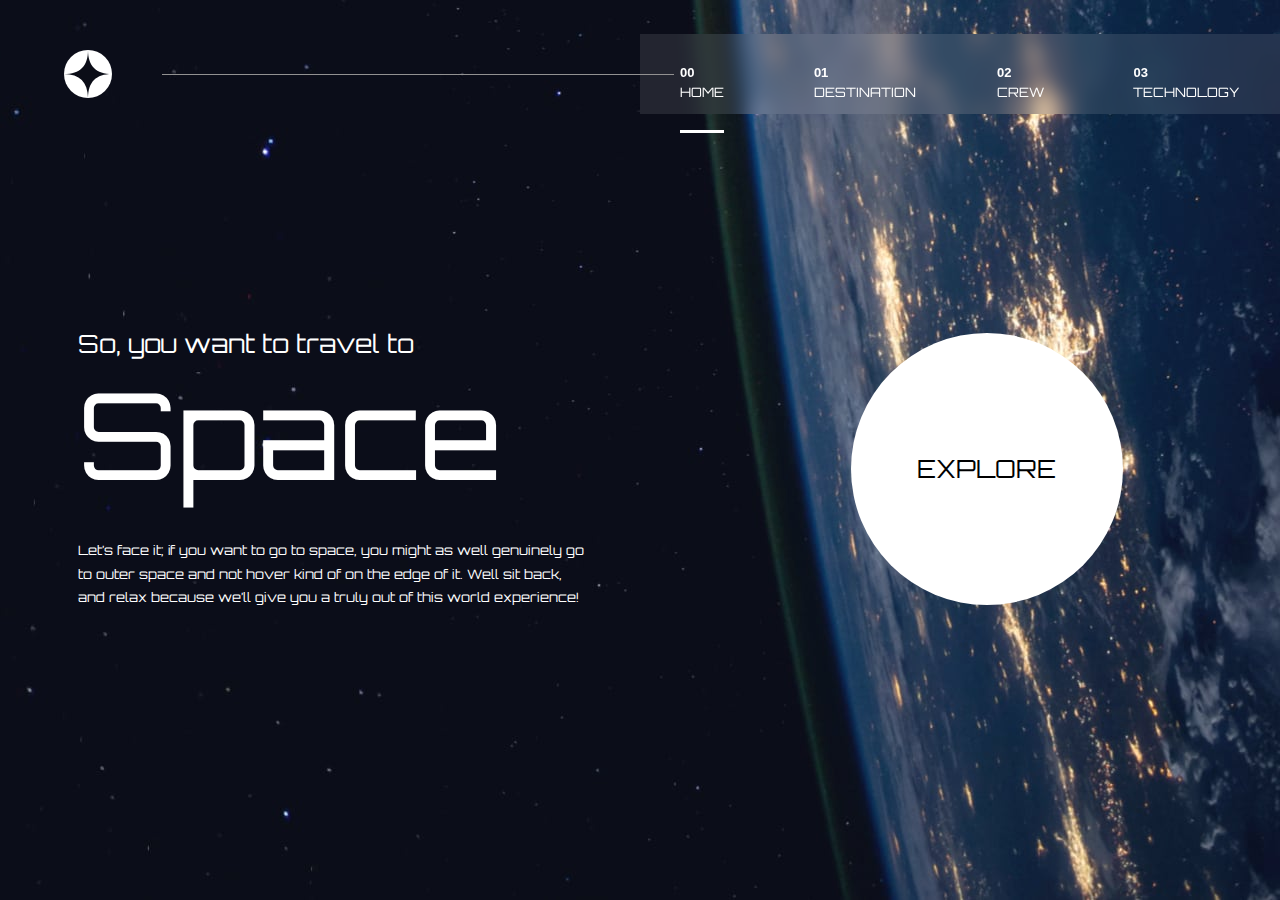
<file: index.html>
<!DOCTYPE html>
<html lang="en">
  <head>
    <meta charset="UTF-8" />
    <meta name="viewport" content="width=device-width, initial-scale=1.0" />

    <link
      rel="icon"
      type="image/png"
      sizes="32x32"
      href="./assets/favicon-32x32.png"
    />

    <link rel="preconnect" href="https://fonts.googleapis.com" />
    <link rel="preconnect" href="https://fonts.gstatic.com" crossorigin />
    <link
      href="https://fonts.googleapis.com/css2?family=Michroma&family=Orbitron:wght@400..900&display=swap"
      rel="stylesheet"
    />

    <title>Frontend Mentor | Space tourism website</title>
    <link rel="stylesheet" href="style.css" />
  </head>
  <body>
    <div class="container">
      <div class="nav-bar">
        <div class="nav-logo">
          <svg xmlns="http://www.w3.org/2000/svg" width="48" height="48">
            <g fill="none" fill-rule="evenodd">
              <circle cx="24" cy="24" r="24" fill="#FFF" />
              <path
                fill="#0B0D17"
                d="M24 0c0 16-8 24-24 24 15.718.114 23.718 8.114 24 24 0-16 8-24 24-24-16 0-24-8-24-24z"
              />
            </g>
          </svg>
          <div class="hr"></div>
        </div>
        <div class="nav-links">
          <ul>
            <li>
              <a href="#" class="active"><spam>00</spam> HOME</a>
            </li>
            <li>
              <a href="./Destination.html"><spam>01</spam> DESTINATION</a>
            </li>
            <li>
              <a href="./Crew.html"><spam>02</spam> CREW</a>
            </li>
            <li>
              <a href="./Technology.html"><spam>03</spam> TECHNOLOGY</a>
            </li>
          </ul>
        </div>
      </div>
      <div class="body">
        <div class="text-area">
          <p class="p1">So, you want to travel to <br /><spam>Space</spam></p>
          <p class="p2">
            Let’s face it; if you want to go to space, you might as well
            genuinely go <br />to outer space and not hover kind of on the edge
            of it. Well sit back, <br />and relax because we’ll give you a truly
            out of this world experience!
          </p>
        </div>
        <a href="./Destination.html">
          <div class="circle"><p>EXPLORE</p></div>
        </a>
      </div>
    </div>
  </body>
</html>
</file>
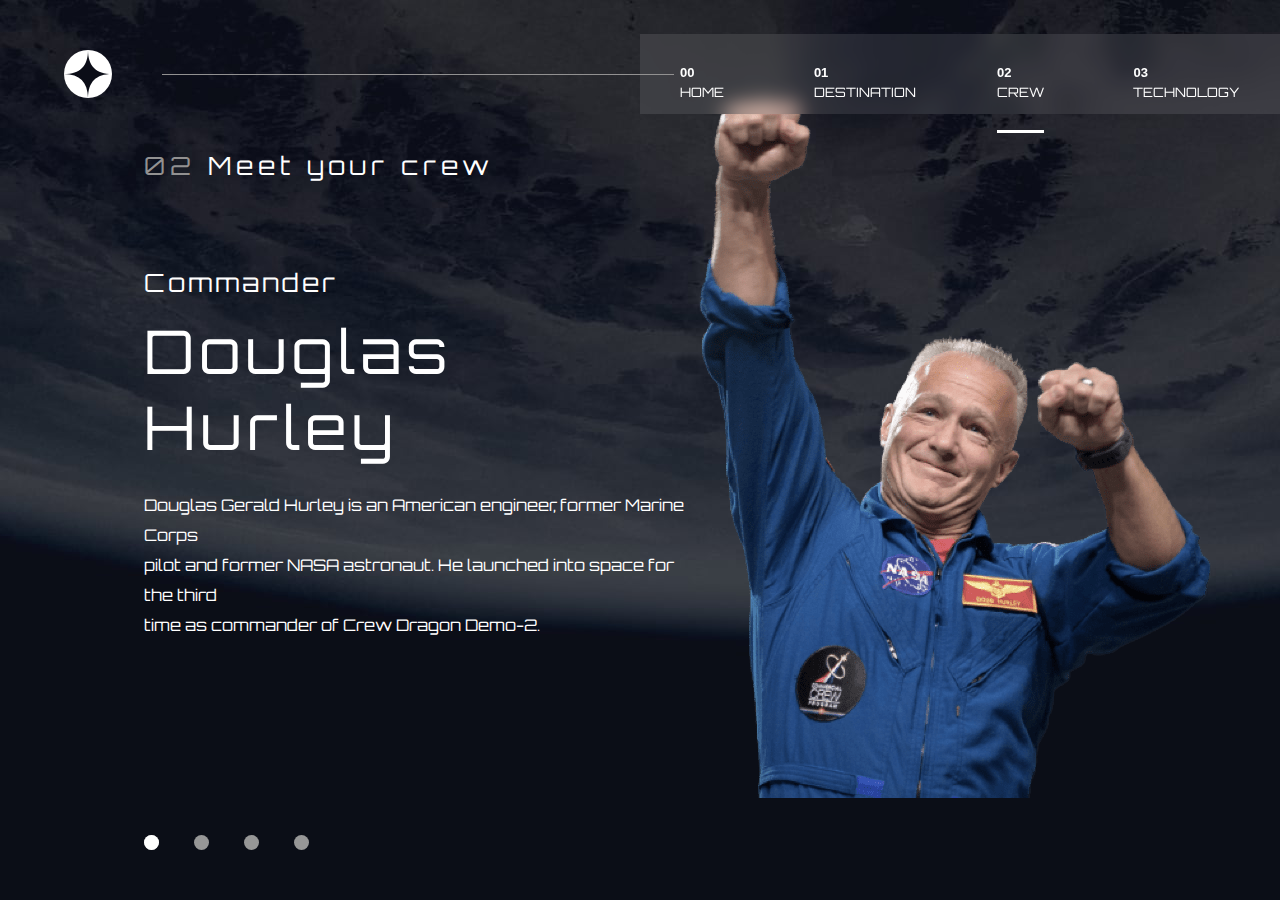
<file: Crew.html>
<!DOCTYPE html>
<html lang="en">
  <head>
    <meta charset="UTF-8" />
    <meta name="viewport" content="width=device-width, initial-scale=1.0" />

    <link
      rel="icon"
      type="image/png"
      sizes="32x32"
      href="./assets/favicon-32x32.png"
    />

    <link rel="preconnect" href="https://fonts.googleapis.com" />
    <link rel="preconnect" href="https://fonts.gstatic.com" crossorigin />
    <link
      href="https://fonts.googleapis.com/css2?family=Michroma&family=Orbitron:wght@400..900&display=swap"
      rel="stylesheet"
    />

    <title>Frontend Mentor | Space tourism website</title>
    <link rel="stylesheet" href="Crew.css" />
  </head>
  <body>
    <div class="container">
      <div class="nav-bar">
        <div class="nav-logo">
          <svg xmlns="http://www.w3.org/2000/svg" width="48" height="48">
            <g fill="none" fill-rule="evenodd">
              <circle cx="24" cy="24" r="24" fill="#FFF" />
              <path
                fill="#0B0D17"
                d="M24 0c0 16-8 24-24 24 15.718.114 23.718 8.114 24 24 0-16 8-24 24-24-16 0-24-8-24-24z"
              />
            </g>
          </svg>
          <div class="hr"></div>
        </div>
        <div class="nav-links">
          <ul>
            <li>
              <a href="./index.html"><spam>00</spam> HOME</a>
            </li>
            <li>
              <a href="./Destination.html"><spam>01</spam> DESTINATION</a>
            </li>
            <li>
              <a href="#" class="active"><spam>02</spam> CREW</a>
            </li>
            <li>
              <a href="./Technology.html"><spam>03</spam> TECHNOLOGY</a>
            </li>
          </ul>
        </div>
      </div>

      <div class="body">
        <div class="left-container">
          <h1><spam class="h1-number">02</spam> Meet your crew</h1>

          <div class="dot-contents active-content" id="douglas">
            <p class="role">Commander</p>
            <p class="name">Douglas Hurley</p>
            <p class="detail">
              Douglas Gerald Hurley is an American engineer, former Marine
              Corps<br />
              pilot and former NASA astronaut. He launched into space for the
              third<br />
              time as commander of Crew Dragon Demo-2.
            </p>
          </div>
          <div class="dot-contents" id="mark">
            <p class="role">Mission Specialist</p>
            <p class="name">Mark Shuttleworth</p>
            <p class="detail">
              Mark Richard Shuttleworth is the founder and CEO of Canonical, the
              <br />
              company behind the Linux-based Ubuntu operating system. <br />
              Shuttleworth became the first South African to travel to space as
              a <br />
              space tourist.
            </p>
          </div>
          <div class="dot-contents" id="victor">
            <p class="role">Pilot</p>
            <p class="name">Victor Glover</p>
            <p class="detail">
              Pilot on the first operational flight of the SpaceX Crew Dragon to
              the <br />
              International Space Station. Glover is a commander in the U.S.
              Navy <br />
              where he pilots an F/A-18.He was a crew member of Expedition 64,
              <br />
              and served as a station systems flight engineer.
            </p>
          </div>
          <div class="dot-contents" id="anousheh">
            <p class="role">Flight Engineer</p>
            <p class="name">Anousheh Ansari</p>
            <p class="detail">
              Anousheh Ansari is an Iranian American engineer and co-founder of
              <br />
              Prodea Systems. Ansari was the fourth self-funded space tourist,
              the <br />
              first self-funded woman to fly to the ISS, and the first Iranian
              in space.
            </p>
          </div>
          <div class="dots">
            <div
              class="dot-links active-dot"
              onclick="opentab('douglas'); openimg('douglas-img')"
            ></div>
            <div
              class="dot-links"
              onclick="opentab('mark'); openimg('mark-img')"
            ></div>
            <div
              class="dot-links"
              onclick="opentab('victor'); openimg('victor-img')"
            ></div>
            <div
              class="dot-links"
              onclick="opentab('anousheh'); openimg('anousheh-img')"
            ></div>
          </div>
        </div>
        <div class="right-container">
          <img
            src="assets/crew/image-douglas-hurley.png"
            alt="Commander"
            class="img-contents active-img douglas-img"
            id="douglas-img"
          />
          <img
            src="assets/crew/image-mark-shuttleworth.png"
            alt="Mission Specialist"
            class="img-contents mark-img"
            id="mark-img"
          />
          <img
            src="assets/crew/image-victor-glover.png"
            alt="Pilot"
            class="img-contents victor-img"
            id="victor-img"
          />
          <img
            src="assets/crew/image-anousheh-ansari.png"
            alt="Flight Engineer"
            class="img-contents anousheh-img"
            id="anousheh-img"
          />
        </div>
      </div>
    </div>
    <script src="Crew.js"></script>
  </body>
</html>
</file>
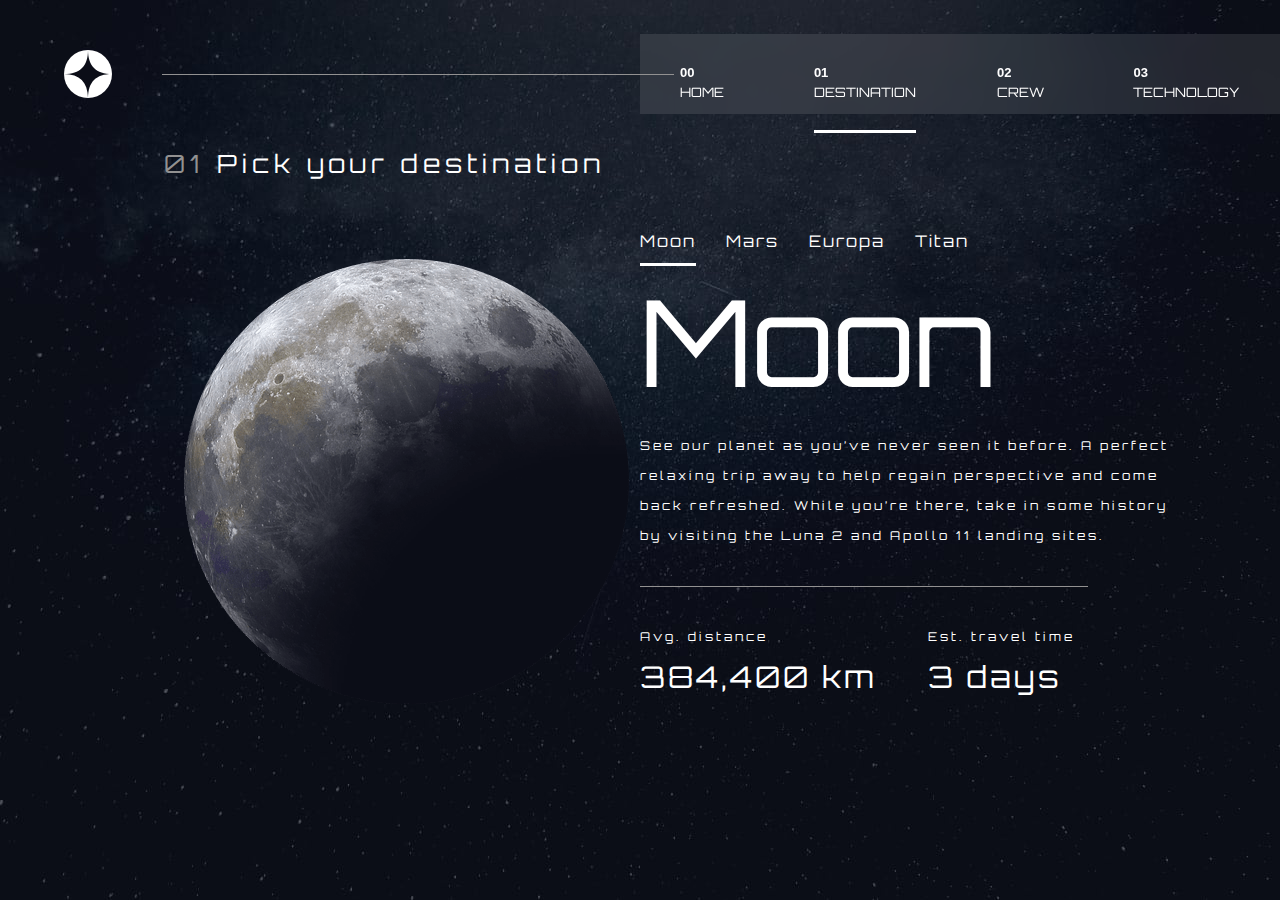
<file: Destination.html>
<!DOCTYPE html>
<html lang="en">
  <head>
    <meta charset="UTF-8" />
    <meta name="viewport" content="width=device-width, initial-scale=1.0" />

    <link
      rel="icon"
      type="image/png"
      sizes="32x32"
      href="./assets/favicon-32x32.png"
    />

    <link rel="preconnect" href="https://fonts.googleapis.com" />
    <link rel="preconnect" href="https://fonts.gstatic.com" crossorigin />
    <link
      href="https://fonts.googleapis.com/css2?family=Michroma&family=Orbitron:wght@400..900&display=swap"
      rel="stylesheet"
    />

    <title>Frontend Mentor | Space tourism website</title>
    <link rel="stylesheet" href="Destination.css" />
  </head>
  <body>
    <div class="container">
      <div class="nav-bar">
        <div class="nav-logo">
          <svg xmlns="http://www.w3.org/2000/svg" width="48" height="48">
            <g fill="none" fill-rule="evenodd">
              <circle cx="24" cy="24" r="24" fill="#FFF" />
              <path
                fill="#0B0D17"
                d="M24 0c0 16-8 24-24 24 15.718.114 23.718 8.114 24 24 0-16 8-24 24-24-16 0-24-8-24-24z"
              />
            </g>
          </svg>
          <div class="hr"></div>
        </div>
        <div class="nav-links">
          <ul>
            <li>
              <a href="./index.html"><spam>00</spam> HOME</a>
            </li>
            <li>
              <a href="#" class="active"><spam>01</spam> DESTINATION</a>
            </li>
            <li>
              <a href="./Crew.html"><spam>02</spam> CREW</a>
            </li>
            <li>
              <a href="./Technology.html"><spam>03</spam> TECHNOLOGY</a>
            </li>
          </ul>
        </div>
      </div>

      <div class="body">
        <div class="left-container">
          <h1><spam class="h1-number">01</spam> Pick your destination</h1>
          <img
            src="assets/destination/image-moon.png"
            alt="Moon"
            class="tab-imgs active-img"
            id="moon-img"
          />
          <img
            src="assets/destination/image-mars.png"
            alt="Mars"
            class="tab-imgs"
            id="mars-img"
          />
          <img
            src="assets/destination/image-europa.png"
            alt="Europa"
            class="tab-imgs"
            id="europa-img"
          />
          <img
            src="assets/destination/image-titan.png"
            alt="Titan"
            class="tab-imgs"
            id="titan-img"
          />
        </div>
        <div class="right-container">
          <div class="tab-titles">
            <p
              class="tab-links active-link"
              onclick="opentab('moon'); openimg('moon-img')"
            >
              Moon
            </p>
            <p class="tab-links" onclick="opentab('mars'); openimg('mars-img')">
              Mars
            </p>
            <p
              class="tab-links"
              onclick="opentab('europa'); openimg('europa-img')"
            >
              Europa
            </p>
            <p
              class="tab-links"
              onclick="opentab('titan'); openimg('titan-img')"
            >
              Titan
            </p>
          </div>
          <div class="tab-contents active-tab" id="moon">
            <h2>Moon</h2>
            <p>
              See our planet as you’ve never seen it before. A perfect <br />
              relaxing trip away to help regain perspective and come <br />
              back refreshed. While you’re there, take in some history <br />
              by visiting the Luna 2 and Apollo 11 landing sites.
            </p>
            <div id="hr2" class="hr"></div>
            <div class="distance">
              <div class="left">
                <p>Avg. distance</p>
                <p id="number">384,400 km</p>
              </div>
              <div class="right">
                <p>Est. travel time</p>
                <p id="number">3 days</p>
              </div>
            </div>
          </div>

          <div class="tab-contents" id="mars">
            <h2>Mars</h2>
            <p>
              Don’t forget to pack your hiking boots. You’ll need them to <br />
              tackle Olympus Mons, the tallest planetary mountain in <br />
              our solar system. It’s two and a half times the size of <br />
              Everest!
            </p>
            <div id="hr2" class="hr"></div>
            <div class="distance">
              <div class="left">
                <p>Avg. distance</p>
                <p id="number">225 mil. km</p>
              </div>
              <div class="right">
                <p>Est. travel time</p>
                <p id="number">9 months</p>
              </div>
            </div>
          </div>

          <div class="tab-contents" id="europa">
            <h2>Europa</h2>
            <p>
              The smallest of the four Galilean moons orbiting Jupiter,<br />
              Europa is a winter lover’s dream. With an icy surface, it’s<br />
              perfect for a bit of ice skating, curling, hockey, or simple<br />
              relaxation in your snug wintery cabin.
            </p>
            <div id="hr2" class="hr"></div>
            <div class="distance">
              <div class="left">
                <p>Avg. distance</p>
                <p id="number">628 mil. km</p>
              </div>
              <div class="right">
                <p>Est. travel time</p>
                <p id="number">3 years</p>
              </div>
            </div>
          </div>

          <div class="tab-contents" id="titan">
            <h2>Titan</h2>
            <p>
              The only moon known to have a dense atmosphere other<br />
              than Earth, Titan is a home away from home (just a few<br />
              hundred degrees colder!). As a bonus, you get striking<br />
              views of the Rings of Saturn.
            </p>
            <div id="hr2" class="hr"></div>
            <div class="distance">
              <div class="left">
                <p>Avg. distance</p>
                <p id="number">1.6 bil. km</p>
              </div>
              <div class="right">
                <p>Est. travel time</p>
                <p id="number">7 years</p>
              </div>
            </div>
          </div>
        </div>
      </div>
    </div>
    <script src="Destination.js"></script>
  </body>
</html>
</file>
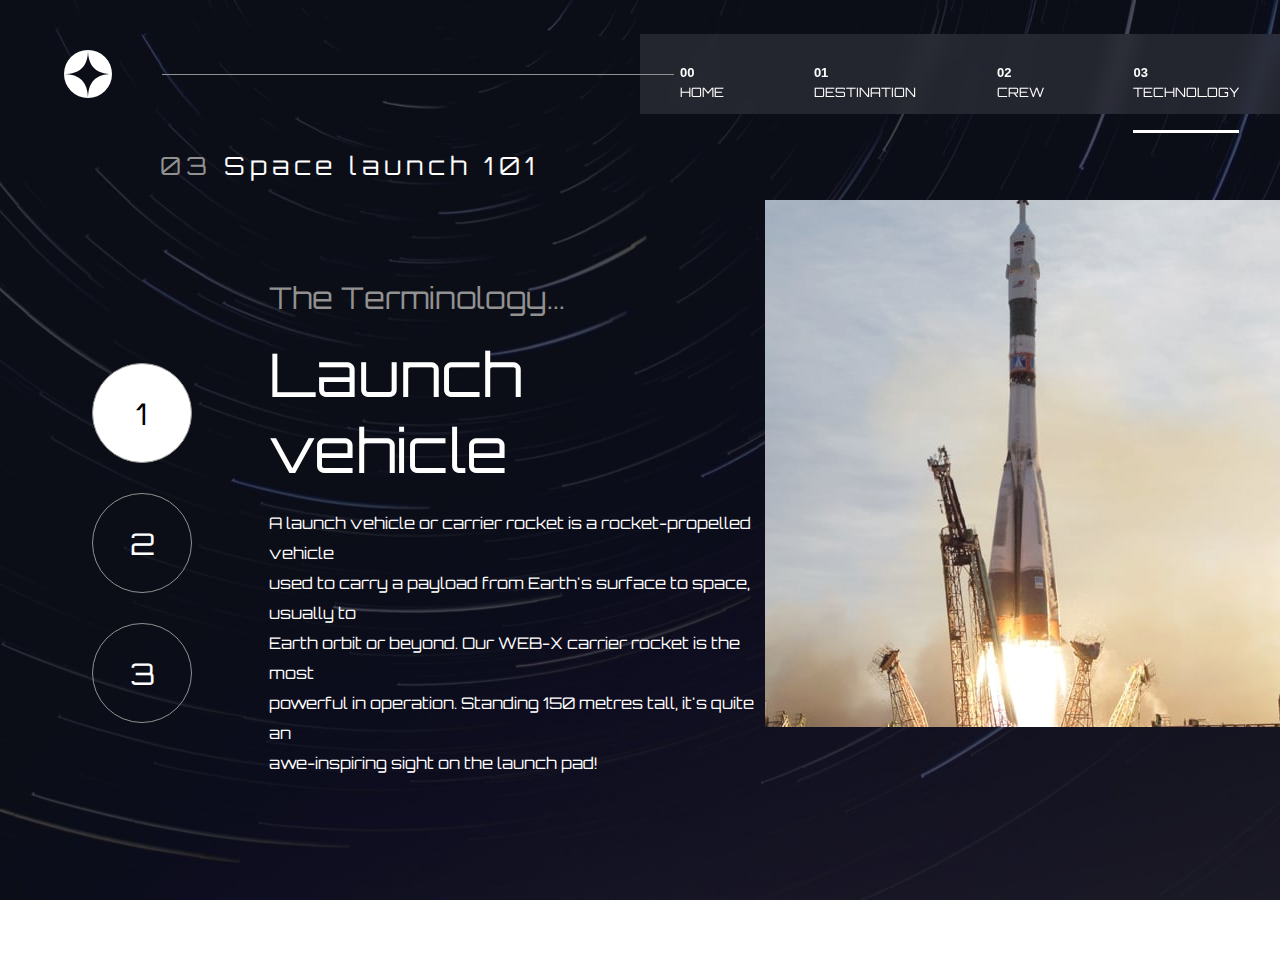
<file: Technology.html>
<!DOCTYPE html>
<html lang="en">
  <head>
    <meta charset="UTF-8" />
    <meta name="viewport" content="width=device-width, initial-scale=1.0" />

    <link
      rel="icon"
      type="image/png"
      sizes="32x32"
      href="./assets/favicon-32x32.png"
    />

    <link rel="preconnect" href="https://fonts.googleapis.com" />
    <link rel="preconnect" href="https://fonts.gstatic.com" crossorigin />
    <link
      href="https://fonts.googleapis.com/css2?family=Michroma&family=Orbitron:wght@400..900&display=swap"
      rel="stylesheet"
    />

    <title>Frontend Mentor | Space tourism website</title>
    <link rel="stylesheet" href="Technology.css" />
  </head>
  <body>
    <div class="container">
      <div class="nav-bar">
        <div class="nav-logo">
          <svg xmlns="http://www.w3.org/2000/svg" width="48" height="48">
            <g fill="none" fill-rule="evenodd">
              <circle cx="24" cy="24" r="24" fill="#FFF" />
              <path
                fill="#0B0D17"
                d="M24 0c0 16-8 24-24 24 15.718.114 23.718 8.114 24 24 0-16 8-24 24-24-16 0-24-8-24-24z"
              />
            </g>
          </svg>
          <div class="hr"></div>
        </div>
        <div class="nav-links">
          <ul>
            <li>
              <a href="./index.html"><spam>00</spam> HOME</a>
            </li>
            <li>
              <a href="./Destination.html"><spam>01</spam> DESTINATION</a>
            </li>
            <li>
              <a href="./Crew.html"><spam>02</spam> CREW</a>
            </li>
            <li>
              <a href="#" class="active"><spam>03</spam> TECHNOLOGY</a>
            </li>
          </ul>
        </div>
      </div>
    </div>

    <div class="body">
      <div class="left-container">
        <h1><spam class="h1-number">03</spam> Space launch 101</h1>
        <div class="circletext">
          <div class="circle-box">
            <div
              class="circle active-link"
              onclick="opentab('launch'); openimg('launch-img');"
            >
              1
            </div>
            <div
              class="circle"
              onclick="opentab('spaceport'); openimg('spaceport-img');"
            >
              2
            </div>
            <div
              class="circle"
              onclick="opentab('capsule'); openimg('capsule-img');"
            >
              3
            </div>
          </div>
          <div class="text">
            <div class="tab-contents active-tab" id="launch">
              <h2>The Terminology...</h2>
              <h3>Launch vehicle</h3>
              <p>
                A launch vehicle or carrier rocket is a rocket-propelled vehicle
                <br />
                used to carry a payload from Earth's surface to space, usually
                to
                <br />
                Earth orbit or beyond. Our WEB-X carrier rocket is the most
                <br />
                powerful in operation. Standing 150 metres tall, it's quite an
                <br />
                awe-inspiring sight on the launch pad!
              </p>
            </div>
            <div class="tab-contents" id="spaceport">
              <h2>The Terminology...</h2>
              <h3>Spaceport</h3>
              <p>
                A spaceport or cosmodrome is a site for launching (or <br />
                receiving) spacecraft, by analogy to the seaport for ships or
                <br />
                airport for aircraft. Based in the famous Cape Canaveral, our
                <br />
                spaceport is ideally situated to take advantage of the Earth’s
                <br />
                rotation for launch.
              </p>
            </div>
            <div class="tab-contents" id="capsule">
              <h2>The Terminology...</h2>
              <h3>Space capsule</h3>
              <p>
                A space capsule is an often-crewed spacecraft that uses a <br />
                blunt-body reentry capsule to reenter the Earth's atmosphere
                <br />
                without wings. Our capsule is where you'll spend your time
                <br />
                during the flight. It includes a space gym, cinema, and plenty
                of <br />
                other activities to keep you entertained.
              </p>
            </div>
          </div>
        </div>
      </div>
      <div class="right-container">
        <img
          src="assets/technology/image-launch-vehicle-portrait.jpg"
          alt="Launch vehicle"
          class="img-tabs active-img"
          id="launch-img"
        />
        <img
          src="assets/technology/image-spaceport-portrait.jpg"
          alt="spaceport"
          class="img-tabs"
          id="spaceport-img"
        />
        <img
          src="assets/technology/image-space-capsule-portrait.jpg"
          alt="Space capsule"
          class="img-tabs"
          id="capsule-img"
        />
      </div>
    </div>
    <script src="Technology.js"></script>
  </body>
</html>
</file>
<file: style.css>
* {
    margin: 0;
    padding: 0;
    box-sizing: border-box;
    font-family: "Orbitron", sans-serif;
}

body {
    width: 100%;
    height: 100vh;
    background-image: url(assets/home/background-home-desktop.jpg);
    background-size: cover;
    background-repeat: no-repeat;
    background-position: center;
}

.container {
    padding: 50px 5%;
}

.hr {
    height: 1px;
    width: 40vw;
    margin-left: 50px;
    background-color: rgb(146, 145, 145);
    z-index: 1;
}

.nav-bar {
    width: 100%;
    display: flex;
    align-items: center;
    justify-content: space-between;
}

.nav-logo {
    display: flex;
    align-items: center;
    justify-content: space-between;
}

.nav-links {
    width: 50%;
    height: 5rem;
    background: rgba(255, 255, 255, 0.1); 
    backdrop-filter: blur(10px);
    position: absolute;
    right: 0;
}

.nav-links ul {
    display: flex;
    align-items: center;
    justify-content: center;
}

.nav-links ul li {
    list-style: none;
    display: inline-block;
    margin: 27px 40px;
}

.nav-links ul li a {
    color: #fff;
    text-decoration: none;
    font-size: 13px;
    position: relative;
}

.nav-links ul li a spam {
    font-weight: bold;
    margin-right: 1px;
    font-family: Arial, Helvetica, sans-serif;
}

.nav-links ul li a::after {
    content: '';
    width: 0;
    height: 3px;
    background-color: white;
    position: absolute;
    left: 0;
    bottom: -33px;
    transition: 0.5s;
}

.nav-links ul li a.active::after {
    width: 100%;
    z-index: 1;
}

.nav-links ul li a:hover::after {
    width: 100%;
    background-color: rgb(146, 145, 145);
}

.text-area p {
    position: relative;
    color: #fff;
    left: -80px;
}

.circle {
    width: 272px;
    height: 272px;
    background-color: white;
    border-radius: 50%;
    display: flex;
    justify-content: center;
    align-items: center;
    border-radius: 50%;
    box-shadow: 0 0 0 0 rgba(0, 0, 0, 0);
    transition: box-shadow 0.3s ease-in-out;
}

.circle:hover {
    box-shadow: 0 0 60px 40px rgba(52, 152, 219, 0.5);
}

.body {
    margin-top: 20%;
    display: flex;
    align-items: center;
    justify-content: space-around;
}

.circle p {
    text-align: center;
    font-size: 25px;
}

.body a {
    text-decoration: none;
    color: black;
}

.text-area .p1 {
    font-size: 25px;
}
.text-area .p1 spam {
    font-size: 120px;
}
.text-area .p2 {
    font-size: 13px;
    margin-top: 30px;
    line-height: 1.8;
}

@media only screen and (max-width: 500px) {
    body {
        width: 100%;
        height: 100vh;
        background-image: url(assets/home/background-home-mobile.jpg);
        background-size: cover;
        background-repeat: no-repeat;
        background-position: center;
    }

    .container {
        padding: 50px 5%;
    }

    .body {
        margin-top: 20%;
        display: block;
        align-items: center;
        justify-content: space-around;
    }
}

@media only screen and (min-width: 500px) and (max-width: 800px) {
    hr {
        display: none;
    }

    body {
        width: 100%;
        height: 100vh;
        background-image: url(assets/home/background-home-tablet.jpg);
        background-size: cover;
        background-repeat: no-repeat;
        background-position: center;
    }

    .body {
        margin-top: 20%;
        display: block;
        align-items: center;
        justify-content: space-around;
    }

    .nav-links ul li a {
        position: fixed;
    }

    .nav-links {
        width: 50vw;
        height: 5rem;
        background: rgba(255, 255, 255, 0.1); 
        backdrop-filter: blur(10px);
        position: absolute;
        right: -30px;
    }
}
</file>
<file: Crew.css>
* {
    margin: 0;
    padding: 0;
    box-sizing: border-box;
    font-family: "Orbitron", sans-serif;
}

body {
    width: 100%;
    height: 100vh;
    background-image: url(assets/crew/background-crew-desktop.jpg);
    background-size: cover;
    background-repeat: no-repeat;
    background-position: center;
}

.container {
    padding: 50px 5%;
}

.hr {
    height: 1px;
    width: 40vw;
    margin-left: 50px;
    background-color: rgb(146, 145, 145);
    z-index: 1;
}

.nav-bar {
    width: 100%;
    display: flex;
    align-items: center;
    justify-content: space-between;
}

.nav-logo {
    display: flex;
    align-items: center;
    justify-content: space-between;
}

.nav-links {
    width: 50%;
    height: 5rem;
    background: rgba(255, 255, 255, 0.1); 
    backdrop-filter: blur(10px);
    position: absolute;
    right: 0;
}

.nav-links ul {
    display: flex;
    align-items: center;
    justify-content: center;
}

.nav-links ul li {
    list-style: none;
    display: inline-block;
    margin: 27px 40px;
}

.nav-links ul li a {
    color: #fff;
    text-decoration: none;
    font-size: 13px;
    position: relative;
}

.nav-links ul li a spam {
    font-weight: bold;
    margin-right: 1px;
    font-family: Arial, Helvetica, sans-serif;
}

.nav-links ul li a::after {
    content: '';
    width: 0;
    height: 3px;
    background-color: white;
    position: absolute;
    left: 0;
    bottom: -33px;
    transition: 0.5s;
}

.nav-links ul li a.active::after {
    width: 100%;
    z-index: 1;
}

.nav-links ul li a:hover::after {
    width: 100%;
    background-color: rgb(146, 145, 145);
}

.body {
    height: 100%;
    display: flex;
    justify-content: space-between;
    align-items: center;
    color: #fff;
}

.left-container {
    flex-basis: 55%;
}

.right-container {
    flex-basis: 45%;
}

.left-container h1 {
    font-size: 25px;
    top: 150px;
    margin-left: 80px;
    font-weight: lighter;
    letter-spacing: 5px;
    position: absolute;
}

.h1-number {
    color: rgb(146, 145, 145);
}

.left-container p {
    margin-left: 80px;
}

.role  {
    font-size: 25px;
    letter-spacing: 3px;
    margin-top: 10px;
}

.name {
    font-size: 60px;
    margin: 15px 0 25px;
    letter-spacing: 5px;
}

.detail {
    line-height: 30px;
}

.dots {
    display: flex;
    margin-left: 80px;
    position: absolute;
    bottom: 50px;
}

.dot-links {
    width: 15px;
    height: 15px;
    border-radius: 50%;
    background-color: #979797;
    margin-right: 35px;
    cursor: pointer;
    position: relative;
}

.dot-links::after {
    content: '';
    width: 0;
    height: 100%;
    border-radius: 50%;
    background-color: #fff;
    position: absolute;
    left: 0;
}

.dot-links.active-dot::after {
    width: 100%;
}

.dot-links:hover::after {
    width: 100%;
    background-color: rgba(255, 255, 255, 0.4);
}

.img-contents.victor-img, .img-contents.mark-img {
    margin-top: 20px;
}

.img-contents.anousheh-img{
    margin-top: 60px;
}

.dot-contents {
    display: none;
}

.dot-contents.active-content {
    display: block;
}

.img-contents {
    display: none;
}

.img-contents.active-img {
    display: block;
}
</file>
<file: Destination.css>
* {
    margin: 0;
    padding: 0;
    box-sizing: border-box;
    font-family: "Orbitron", sans-serif;
}

body {
    width: 100%;
    height: 100vh;
    background-image: url(assets/destination/background-destination-desktop.jpg);
    background-size: cover;
    background-repeat: no-repeat;
    background-position: center;
}

.container {
    padding: 50px 5%;
}

.hr {
    height: 1px;
    width: 40vw;
    margin-left: 50px;
    background-color: rgb(146, 145, 145);
    z-index: 1;
}

.nav-bar {
    width: 100%;
    display: flex;
    align-items: center;
    justify-content: space-between;
}

.nav-logo {
    display: flex;
    align-items: center;
    justify-content: space-between;
}

.nav-links {
    width: 50%;
    height: 5rem;
    background: rgba(255, 255, 255, 0.1); 
    backdrop-filter: blur(10px);
    position: absolute;
    right: 0;
}

.nav-links ul {
    display: flex;
    align-items: center;
    justify-content: center;
}

.nav-links ul li {
    list-style: none;
    display: inline-block;
    margin: 27px 40px;
}

.nav-links ul li a {
    color: #fff;
    text-decoration: none;
    font-size: 13px;
    position: relative;
}

.nav-links ul li a spam {
    font-weight: bold;
    margin-right: 1px;
    font-family: Arial, Helvetica, sans-serif;
}

.nav-links ul li a::after {
    content: '';
    width: 0;
    height: 3px;
    background-color: white;
    position: absolute;
    left: 0;
    bottom: -33px;
    transition: 0.5s;
}

.nav-links ul li a.active::after {
    width: 100%;
    z-index: 1;
}

.nav-links ul li a:hover::after {
    width: 100%;
    background-color: rgb(146, 145, 145);
}

.body {
    height: 100%;
    display: flex;
    justify-content: space-between;
    align-items: center;
    color: #fff;
}

.left-container {
    flex-basis: 50%;
}

.right-container {
    flex-basis: 50%;
    padding-top: 100px;
}

.left-container h1 {
    font-size: 25px;
    margin-top: 50px;
    margin-left: 100px;
    font-weight: lighter;
    letter-spacing: 5px;
}

.left-container img {
    margin-left: 120px;
    margin-top: 80px;
}

.h1-number {
    color: rgb(146, 145, 145);
}

.tab-titles {
    display: flex;
}

.tab-links {
    cursor: pointer;
    margin-right: 30px;
    margin-top: 20px;
    font-size: 16px;
    letter-spacing: 2px;
    position: relative;
}

.tab-links::after {
    content: '';
    width: 0;
    height: 3px;
    background-color: white;
    position: absolute;
    left: 0;
    bottom: -15px;
    transition: 0.5s;
}

.tab-links.active-link::after {
    width: 100%;
}

.tab-links:hover::after {
    width: 100%;
    background-color: rgb(146, 145, 145,40%);
}

.tab-contents h2 {
    font-size: 120px;
    font-weight: 200;
    margin: 15px auto;
}

.tab-contents p {
    font-size: 12px;
    letter-spacing: 3px;
    line-height: 30px;
}

#hr2 {
    margin: 35px 0;
    width: 35vw;
}

.distance {
    display: flex;
}

.distance .left {
    flex-basis: 50%;
}

.distance .left #number, 
.distance .right #number {
    font-size: 30px;
    margin-top: 10px;
}

.distance .left:first-child {
    font-size: 5px;
}

.tab-contents {
    display: none;
}

.tab-contents.active-tab {
    display: block;
}

.tab-imgs {
    display: none;
}

.tab-imgs.active-img {
    display: block;
}
</file>
<file: Technology.css>
* {
    margin: 0;
    padding: 0;
    box-sizing: border-box;
    font-family: "Orbitron", sans-serif;
}

body {
    width: 100%;
    height: 100vh;
    background-image: url(assets/technology/background-technology-desktop.jpg);
    background-size: cover;
    background-repeat: no-repeat;
    background-position: center;
}

.container {
    padding: 50px 5%;
}

.hr {
    height: 1px;
    width: 40vw;
    margin-left: 50px;
    background-color: rgb(146, 145, 145);
    z-index: 1;
}

.nav-bar {
    width: 100%;
    display: flex;
    align-items: center;
    justify-content: space-between;
}

.nav-logo {
    display: flex;
    align-items: center;
    justify-content: space-between;
}

.nav-links {
    width: 50%;
    height: 5rem;
    background: rgba(255, 255, 255, 0.1); 
    backdrop-filter: blur(10px);
    position: absolute;
    right: 0;
}

.nav-links ul {
    display: flex;
    align-items: center;
    justify-content: center;
}

.nav-links ul li {
    list-style: none;
    display: inline-block;
    margin: 27px 40px;
}

.nav-links ul li a {
    color: #fff;
    text-decoration: none;
    font-size: 13px;
    position: relative;
}

.nav-links ul li a spam {
    font-weight: bold;
    margin-right: 1px;
    font-family: Arial, Helvetica, sans-serif;
}

.nav-links ul li a::after {
    content: '';
    width: 0;
    height: 3px;
    background-color: white;
    position: absolute;
    left: 0;
    bottom: -33px;
    transition: 0.5s;
}

.nav-links ul li a.active::after {
    width: 100%;
    z-index: 1;
}

.nav-links ul li a:hover::after {
    width: 100%;
    background-color: rgb(146, 145, 145);
}

.body {
    height: 90vh;
    display: flex;
    justify-content: space-between;
    align-items: center;
    color: #fff;
}

.left-container {
    flex-basis: 60%;
}

.right-container {
    flex-basis: 40%;
}

.left-container h1 {
    font-size: 25px;
    top: 150px;
    margin-left: 160px;
    font-weight: lighter;
    letter-spacing: 5px;
    position: absolute;
}

.h1-number {
    color: rgb(146, 145, 145);
}

.circletext {
    display: flex;
    justify-content: space-between;
    align-items: center;
    margin-bottom: 50px;
}

.circle-box {
    flex-basis: 25%;
}

.text {
    flex-basis: 65%;
}

.circle {
    width: 100px;
    height: 100px;
    border-radius: 50%;
    justify-self: flex-end;
    margin-top: 30px;
    display: flex;              
    justify-content: center;    
    align-items: center;      
    text-align: center;
    border: 1px solid rgb(146, 145, 145);
    font-size: 30px;
}

.circle.active-link {
    background-color: #fff;
    color: #000;
}

.circle:hover {
    border: 1px solid rgb(255, 255, 255);
    cursor: pointer;
}

h2 {
    font-size: 30px;
    font-weight: 100;
    margin-bottom: 20px;
    color: rgb(146, 145, 145);
}

h3 {
    font-size: 60px;
    margin-bottom: 20px;
    font-weight: 400;
}

.text p {
    font-size: 16px;
    line-height: 30px;
}

.right-container img {
    position: absolute;
    right: 0;
    top: 200px;
}

.tab-contents {
    display: none;
}

.tab-contents.active-tab {
    display: block;
}

.img-tabs {
    display: none;
}

.img-tabs.active-img {
    display: block;
}
</file>
